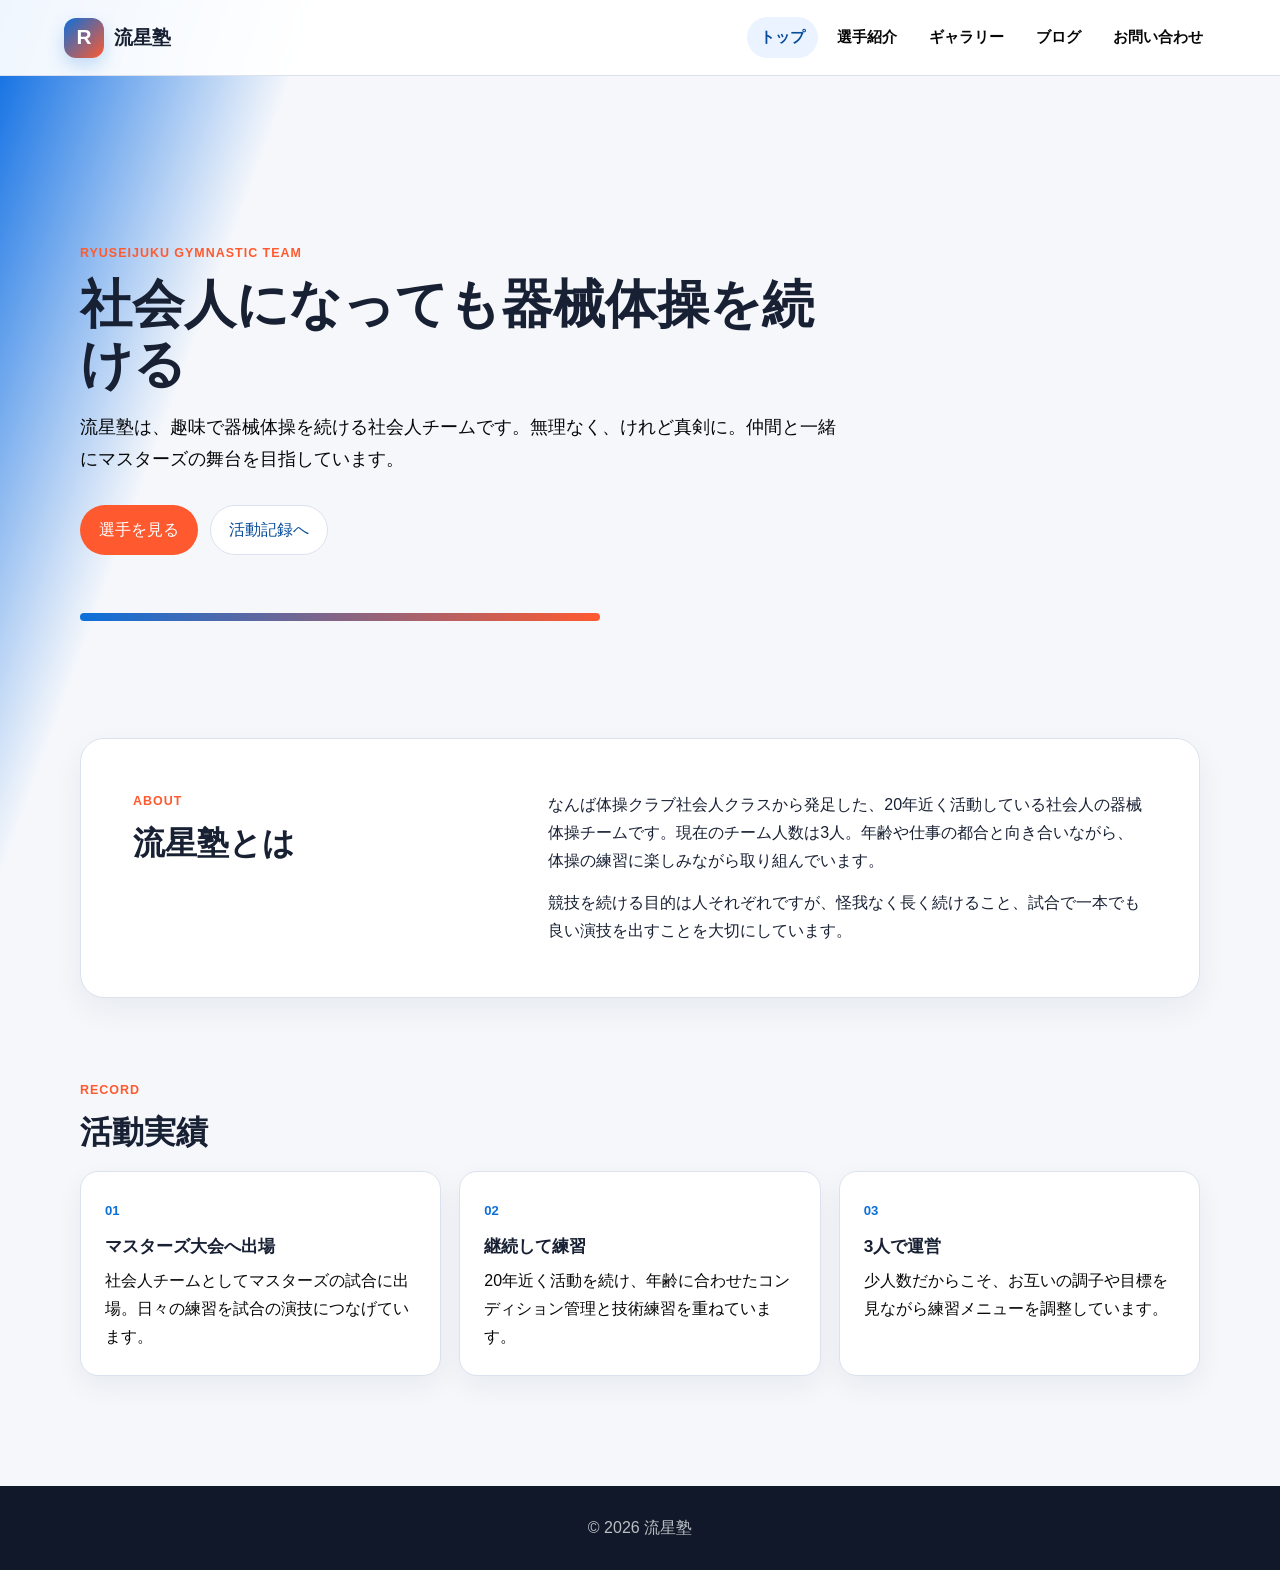
<file: index.html>
<!DOCTYPE html>
<html lang="ja">
<head>
  <meta charset="UTF-8">
  <meta name="viewport" content="width=device-width, initial-scale=1.0">
  <meta name="description" content="流星塾は、なんば体操クラブ社会人クラスから発足した社会人の器械体操チームです。">
  <title>流星塾 | 社会人 Gymnastic Team</title>
  <link rel="stylesheet" href="style.css">
</head>
<body>
  <header class="site-header">
    <a class="logo" href="index.html" aria-label="流星塾 ホーム">
      <span class="logo-mark">R</span>
      <span class="logo-text">流星塾</span>
    </a>
    <button class="nav-toggle" type="button" aria-label="メニューを開く" aria-expanded="false">
      <span></span><span></span><span></span>
    </button>
    <nav class="site-nav" aria-label="メインナビゲーション">
      <a class="active" href="index.html">トップ</a>
      <a href="athletes.html">選手紹介</a>
      <a href="gallery.html">ギャラリー</a>
      <a href="blog.html">ブログ</a>
      <a href="contact.html">お問い合わせ</a>
    </nav>
  </header>

  <main>
    <section class="top-hero">
      <p class="eyebrow">Ryuseijuku Gymnastic Team</p>
      <h1>社会人になっても器械体操を続ける</h1>
      <p class="hero-lead">流星塾は、趣味で器械体操を続ける社会人チームです。無理なく、けれど真剣に。仲間と一緒にマスターズの舞台を目指しています。</p>
      <div class="hero-actions">
        <a class="button primary" href="athletes.html">選手を見る</a>
        <a class="button secondary" href="blog.html">活動記録へ</a>
      </div>
    </section>

    <section class="section intro-band">
      <div class="section-heading">
        <p class="eyebrow">About</p>
        <h2>流星塾とは</h2>
      </div>
      <div class="about-text">
        <p>なんば体操クラブ社会人クラスから発足した、20年近く活動している社会人の器械体操チームです。現在のチーム人数は3人。年齢や仕事の都合と向き合いながら、体操の練習に楽しみながら取り組んでいます。</p>
        <p>競技を続ける目的は人それぞれですが、怪我なく長く続けること、試合で一本でも良い演技を出すことを大切にしています。</p>
      </div>
    </section>

    <section class="section">
      <div class="section-heading compact">
        <p class="eyebrow">Record</p>
        <h2>活動実績</h2>
      </div>
      <div class="record-list">
        <article>
          <span>01</span>
          <h3>マスターズ大会へ出場</h3>
          <p>社会人チームとしてマスターズの試合に出場。日々の練習を試合の演技につなげています。</p>
        </article>
        <article>
          <span>02</span>
          <h3>継続して練習</h3>
          <p>20年近く活動を続け、年齢に合わせたコンディション管理と技術練習を重ねています。</p>
        </article>
        <article>
          <span>03</span>
          <h3>3人で運営</h3>
          <p>少人数だからこそ、お互いの調子や目標を見ながら練習メニューを調整しています。</p>
        </article>
      </div>
    </section>
  </main>

  <footer class="site-footer">
    <p>&copy; 2026 流星塾</p>
  </footer>
  <script src="script.js"></script>
</body>
</html>
</file>
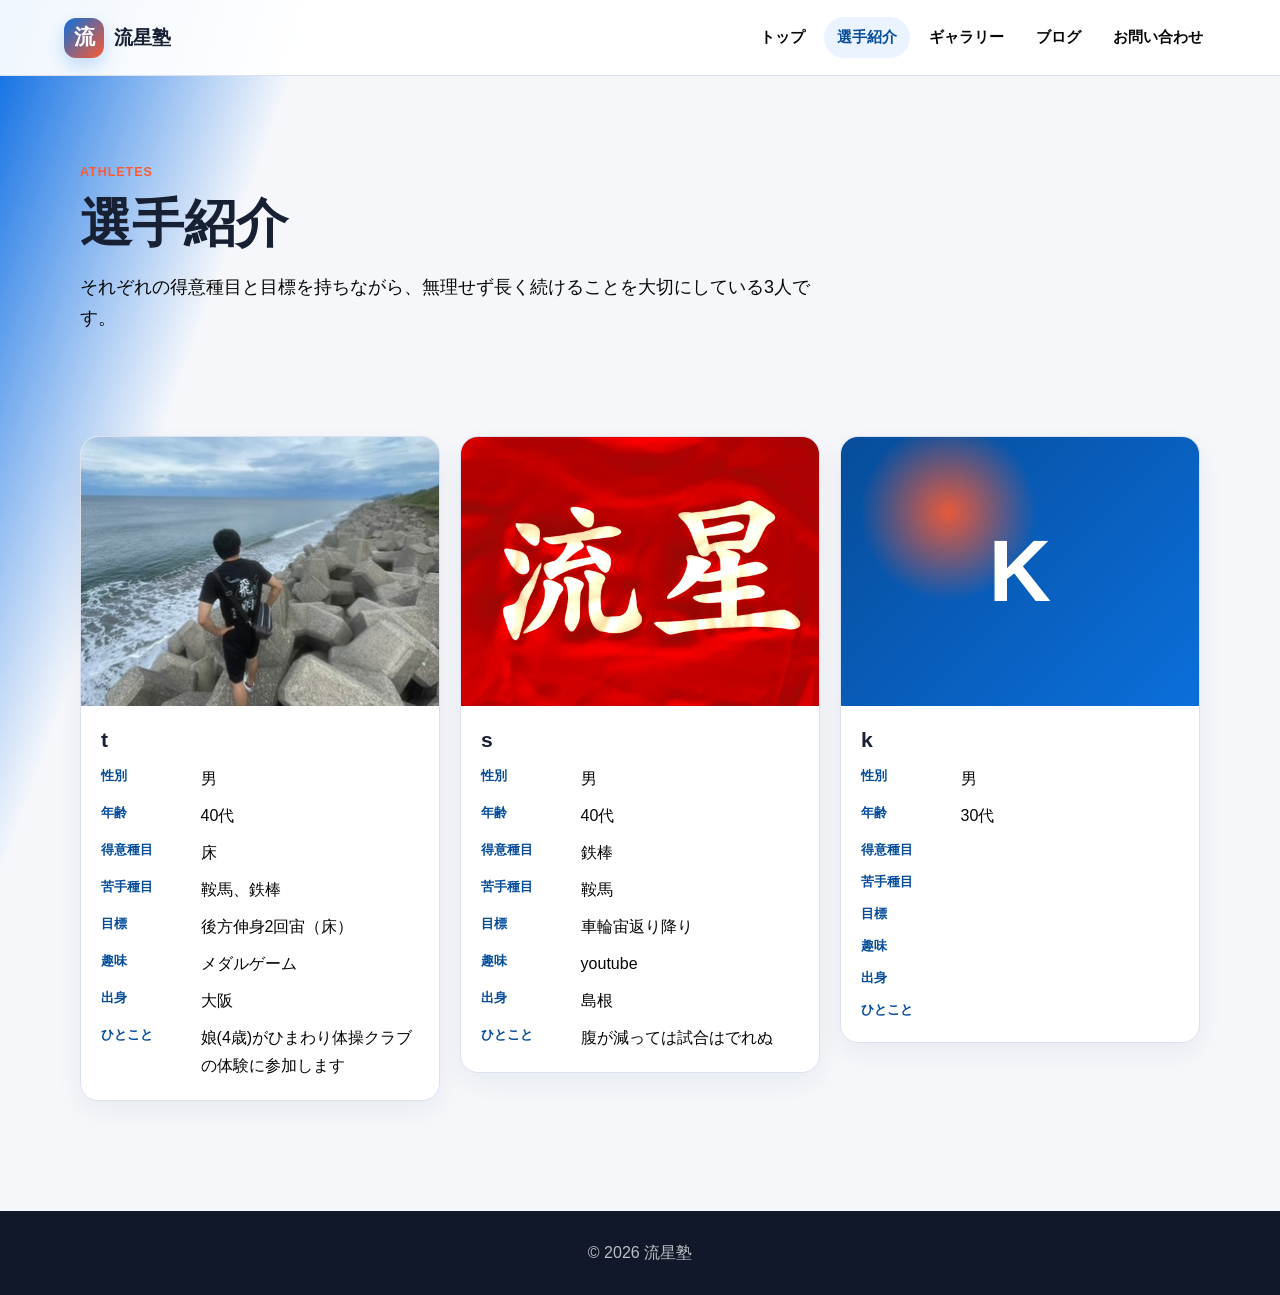
<file: athletes.html>
<!DOCTYPE html>
<html lang="ja">
<head>
  <meta charset="UTF-8">
  <meta name="viewport" content="width=device-width, initial-scale=1.0">
  <meta name="description" content="流星塾の選手紹介ページです。">
  <title>選手紹介 | 流星塾</title>
  <link rel="stylesheet" href="style.css">
</head>
<body>
  <header class="site-header">
    <a class="logo" href="index.html" aria-label="流星塾 ホーム"><span class="logo-mark">流</span><span class="logo-text">流星塾</span></a>
    <button class="nav-toggle" type="button" aria-label="メニューを開く" aria-expanded="false"><span></span><span></span><span></span></button>
    <nav class="site-nav" aria-label="メインナビゲーション">
      <a href="index.html">トップ</a>
      <a class="active" href="athletes.html">選手紹介</a>
      <a href="gallery.html">ギャラリー</a>
      <a href="blog.html">ブログ</a>
      <a href="contact.html">お問い合わせ</a>
    </nav>
  </header>

  <main>
    <section class="page-hero">
      <p class="eyebrow">Athletes</p>
      <h1>選手紹介</h1>
      <p>それぞれの得意種目と目標を持ちながら、無理せず長く続けることを大切にしている3人です。</p>
    </section>

    <section class="section">
      <div class="athlete-grid">
        <article class="profile-card">
          <img src="images/AI_prompt/tg.jpeg" alt="tのプロフィール写真">
          <div class="profile-body">
            <h2>t</h2>
            <dl>
              <div><dt>性別</dt><dd>男</dd></div>
              <div><dt>年齢</dt><dd>40代</dd></div>
              <div><dt>得意種目</dt><dd>床</dd></div>
              <div><dt>苦手種目</dt><dd>鞍馬、鉄棒</dd></div>
              <div><dt>目標</dt><dd>後方伸身2回宙（床）</dd></div>
              <div><dt>趣味</dt><dd>メダルゲーム</dd></div>
              <div><dt>出身</dt><dd>大阪</dd></div>
              <div><dt>ひとこと</dt><dd>娘(4歳)がひまわり体操クラブの体験に参加します</dd></div>
            </dl>
          </div>
        </article>

        <article class="profile-card">
          <img src="images/rj3.png" alt="sのプロフィール写真">
          <div class="profile-body">
            <h2>s</h2>
            <dl>
              <div><dt>性別</dt><dd>男</dd></div>
              <div><dt>年齢</dt><dd>40代</dd></div>
              <div><dt>得意種目</dt><dd>鉄棒</dd></div>
              <div><dt>苦手種目</dt><dd>鞍馬</dd></div>
              <div><dt>目標</dt><dd>車輪宙返り降り</dd></div>
              <div><dt>趣味</dt><dd>youtube</dd></div>
              <div><dt>出身</dt><dd>島根</dd></div>
              <div><dt>ひとこと</dt><dd>腹が減っては試合はでれぬ</dd></div>
            </dl>
          </div>
        </article>

        <article class="profile-card">
          <div class="profile-placeholder" aria-label="画像なし">k</div>
          <div class="profile-body">
            <h2>k</h2>
            <dl>
              <div><dt>性別</dt><dd>男</dd></div>
              <div><dt>年齢</dt><dd>30代</dd></div>
              <div><dt>得意種目</dt><dd></dd></div>
              <div><dt>苦手種目</dt><dd></dd></div>
              <div><dt>目標</dt><dd></dd></div>
              <div><dt>趣味</dt><dd></dd></div>
              <div><dt>出身</dt><dd></dd></div>
              <div><dt>ひとこと</dt><dd></dd></div>
            </dl>
          </div>
        </article>
      </div>
    </section>
  </main>

  <footer class="site-footer"><p>&copy; 2026 流星塾</p></footer>
  <script src="script.js"></script>
</body>
</html>
</file>
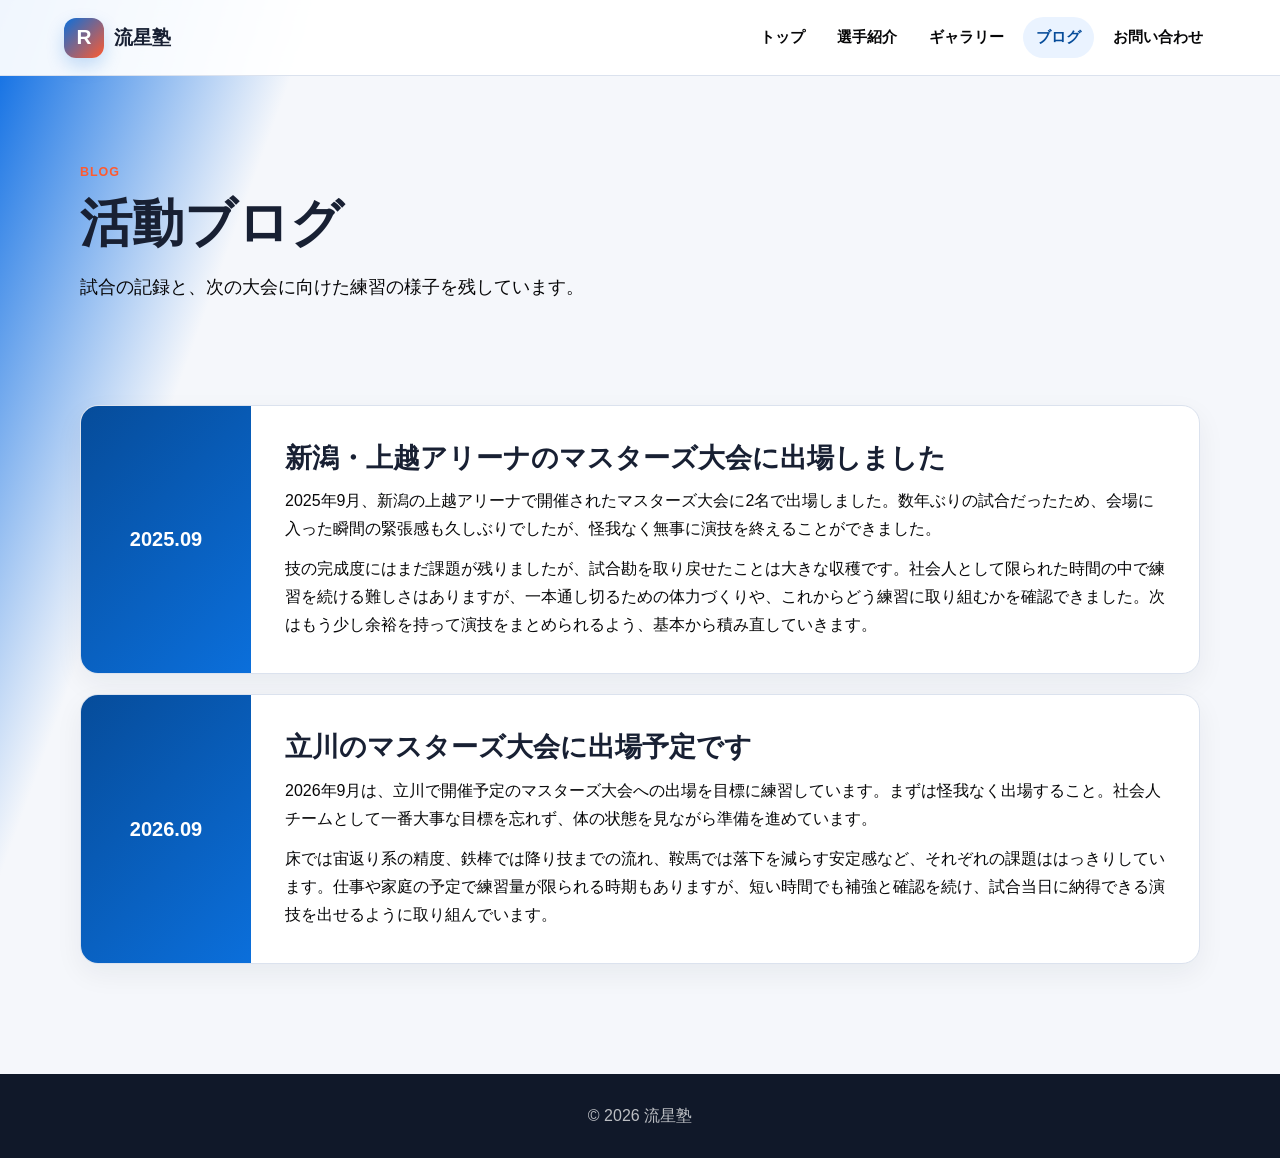
<file: blog.html>
<!DOCTYPE html>
<html lang="ja">
<head>
  <meta charset="UTF-8">
  <meta name="viewport" content="width=device-width, initial-scale=1.0">
  <meta name="description" content="流星塾の活動ブログです。">
  <title>ブログ | 流星塾</title>
  <link rel="stylesheet" href="style.css">
</head>
<body>
  <header class="site-header">
    <a class="logo" href="index.html" aria-label="流星塾 ホーム"><span class="logo-mark">R</span><span class="logo-text">流星塾</span></a>
    <button class="nav-toggle" type="button" aria-label="メニューを開く" aria-expanded="false"><span></span><span></span><span></span></button>
    <nav class="site-nav" aria-label="メインナビゲーション">
      <a href="index.html">トップ</a>
      <a href="athletes.html">選手紹介</a>
      <a href="gallery.html">ギャラリー</a>
      <a class="active" href="blog.html">ブログ</a>
      <a href="contact.html">お問い合わせ</a>
    </nav>
  </header>

  <main>
    <section class="page-hero">
      <p class="eyebrow">Blog</p>
      <h1>活動ブログ</h1>
      <p>試合の記録と、次の大会に向けた練習の様子を残しています。</p>
    </section>

    <section class="section blog-list">
      <article class="blog-card">
        <div class="blog-date">2025.09</div>
        <div class="blog-body">
          <h2>新潟・上越アリーナのマスターズ大会に出場しました</h2>
          <p>2025年9月、新潟の上越アリーナで開催されたマスターズ大会に2名で出場しました。数年ぶりの試合だったため、会場に入った瞬間の緊張感も久しぶりでしたが、怪我なく無事に演技を終えることができました。</p>
          <p>技の完成度にはまだ課題が残りましたが、試合勘を取り戻せたことは大きな収穫です。社会人として限られた時間の中で練習を続ける難しさはありますが、一本通し切るための体力づくりや、これからどう練習に取り組むかを確認できました。次はもう少し余裕を持って演技をまとめられるよう、基本から積み直していきます。</p>
        </div>
      </article>

      <article class="blog-card">
        <div class="blog-date">2026.09</div>
        <div class="blog-body">
          <h2>立川のマスターズ大会に出場予定です</h2>
          <p>2026年9月は、立川で開催予定のマスターズ大会への出場を目標に練習しています。まずは怪我なく出場すること。社会人チームとして一番大事な目標を忘れず、体の状態を見ながら準備を進めています。</p>
          <p>床では宙返り系の精度、鉄棒では降り技までの流れ、鞍馬では落下を減らす安定感など、それぞれの課題ははっきりしています。仕事や家庭の予定で練習量が限られる時期もありますが、短い時間でも補強と確認を続け、試合当日に納得できる演技を出せるように取り組んでいます。</p>
        </div>
      </article>
    </section>
  </main>

  <footer class="site-footer"><p>&copy; 2026 流星塾</p></footer>
  <script src="script.js"></script>
</body>
</html>
</file>
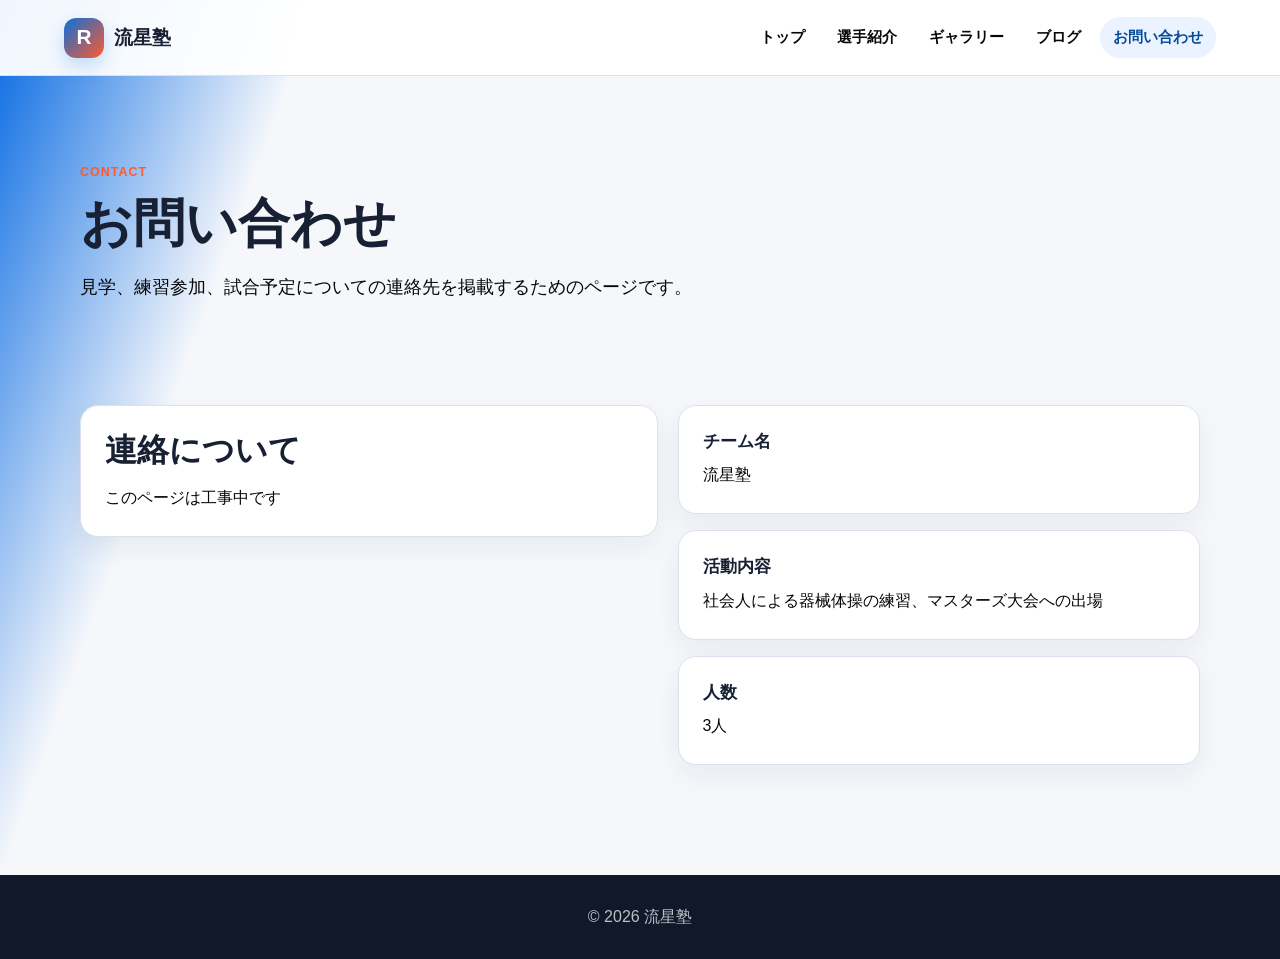
<file: contact.html>
<!DOCTYPE html>
<html lang="ja">
<head>
  <meta charset="UTF-8">
  <meta name="viewport" content="width=device-width, initial-scale=1.0">
  <meta name="description" content="流星塾へのお問い合わせページです。">
  <title>お問い合わせ | 流星塾</title>
  <link rel="stylesheet" href="style.css">
</head>
<body>
  <header class="site-header">
    <a class="logo" href="index.html" aria-label="流星塾 ホーム"><span class="logo-mark">R</span><span class="logo-text">流星塾</span></a>
    <button class="nav-toggle" type="button" aria-label="メニューを開く" aria-expanded="false"><span></span><span></span><span></span></button>
    <nav class="site-nav" aria-label="メインナビゲーション">
      <a href="index.html">トップ</a>
      <a href="athletes.html">選手紹介</a>
      <a href="gallery.html">ギャラリー</a>
      <a href="blog.html">ブログ</a>
      <a class="active" href="contact.html">お問い合わせ</a>
    </nav>
  </header>

  <main>
    <section class="page-hero">
      <p class="eyebrow">Contact</p>
      <h1>お問い合わせ</h1>
      <p>見学、練習参加、試合予定についての連絡先を掲載するためのページです。</p>
    </section>

    <section class="section contact-layout">
      <div class="contact-box">
        <h2>連絡について</h2>
        <p>このページは工事中です</p>
      </div>
      <div class="info-list">
        <article>
          <h3>チーム名</h3>
          <p>流星塾</p>
        </article>
        <article>
          <h3>活動内容</h3>
          <p>社会人による器械体操の練習、マスターズ大会への出場</p>
        </article>
        <article>
          <h3>人数</h3>
          <p>3人</p>
        </article>
      </div>
    </section>
  </main>

  <footer class="site-footer"><p>&copy; 2026 流星塾</p></footer>
  <script src="script.js"></script>
</body>
</html>
</file>
<file: style.css>
:root {
  --bg: #f5f7fb;
  --surface: #ffffff;
  --ink: #182033;
  --muted: #070708;
  --line: #dbe2ee;
  --primary: #0b6fdb;
  --primary-dark: #064c9a;
  --accent: #ff5a2f;
  --soft: #eaf3ff;
  --header-height: 76px;
  --shadow: 0 18px 45px rgba(18, 32, 58, 0.12);
}

* {
  box-sizing: border-box;
}

html {
  scroll-behavior: smooth;
}

body {
  margin: 0;
  color: var(--ink);
  background:
    linear-gradient(110deg, hsl(213, 97%, 45%) 0, var(--bg) 300px),
    var(--bg);
  font-family: -apple-system, BlinkMacSystemFont, "Hiragino Sans", "Yu Gothic", "Yu Gothic Medium", "Meiryo", sans-serif;
  line-height: 1.75;
}

img {
  display: block;
  max-width: 100%;
}

a {
  color: inherit;
  text-decoration: none;
}

button {
  font: inherit;
}

.site-header {
  position: fixed;
  top: 0;
  left: 0;
  z-index: 100;
  width: 100%;
  height: var(--header-height);
  display: flex;
  align-items: center;
  justify-content: space-between;
  padding: 0 clamp(18px, 5vw, 64px);
  background: rgba(255, 255, 255, 0.94);
  border-bottom: 1px solid var(--line);
  backdrop-filter: blur(14px);
}

.logo {
  display: inline-flex;
  align-items: center;
  gap: 10px;
  font-size: 1.18rem;
  font-weight: 900;
}

.logo-mark {
  display: grid;
  place-items: center;
  width: 40px;
  height: 40px;
  color: #fff;
  background: linear-gradient(135deg, var(--primary), var(--accent));
  border-radius: 12px;
  font-size: 1.3rem;
  box-shadow: 0 8px 18px rgba(11, 111, 219, 0.22);
}

.site-nav {
  display: flex;
  align-items: center;
  gap: 6px;
}

.site-nav a {
  padding: 8px 13px;
  border-radius: 999px;
  color: var(--muted);
  font-size: 0.92rem;
  font-weight: 800;
}

.site-nav a:hover,
.site-nav a.active {
  color: var(--primary-dark);
  background: var(--soft);
}

.nav-toggle {
  display: none;
  width: 44px;
  height: 44px;
  padding: 10px;
  border: 1px solid var(--line);
  border-radius: 14px;
  background: var(--surface);
}

.nav-toggle span {
  display: block;
  height: 2px;
  margin: 5px 0;
  background: var(--ink);
}

main {
  padding-top: var(--header-height);
}

.top-hero,
.section,
.page-hero {
  width: min(1120px, calc(100% - 40px));
  margin: 0 auto;
}

.top-hero {
  min-height: calc(82vh - var(--header-height));
  display: flex;
  flex-direction: column;
  justify-content: center;
  padding: clamp(70px, 11vw, 132px) 0 clamp(46px, 8vw, 82px);
}

.top-hero::after {
  content: "";
  width: min(520px, 68vw);
  height: 8px;
  margin-top: clamp(34px, 6vw, 58px);
  background: linear-gradient(90deg, var(--primary), var(--accent));
  border-radius: 999px;
}

.eyebrow {
  margin: 0 0 10px;
  color: var(--accent);
  font-size: 0.78rem;
  font-weight: 900;
  letter-spacing: 0.08em;
  text-transform: uppercase;
}

h1,
h2,
h3,
p {
  overflow-wrap: anywhere;
}

.top-hero h1,
.page-hero h1 {
  max-width: 780px;
  margin: 0;
  font-size: clamp(2rem, 4.4vw, 3.25rem);
  line-height: 1.15;
  letter-spacing: 0;
}

.hero-lead,
.page-hero p:not(.eyebrow) {
  max-width: 760px;
  margin: 18px 0 0;
  color: var(--muted);
  font-size: clamp(1rem, 2vw, 1.12rem);
}

.hero-actions {
  display: flex;
  flex-wrap: wrap;
  gap: 12px;
  margin-top: 30px;
}

.button {
  display: inline-flex;
  align-items: center;
  justify-content: center;
  min-height: 46px;
  padding: 10px 18px;
  border: 1px solid transparent;
  border-radius: 999px;
  font-weight: 500;
}

.button.primary {
  color: #fff;
  background: var(--accent);
}

.button.secondary {
  color: var(--primary-dark);
  background: #fff;
  border-color: var(--line);
}

.section {
  padding: clamp(48px, 7vw, 82px) 0;
}

.page-hero {
  padding: clamp(54px, 8vw, 86px) 0 20px;
}

.section-heading {
  max-width: 680px;
  margin-bottom: 24px;
}

.section-heading.compact {
  margin-bottom: 18px;
}

h2 {
  margin: 0 0 12px;
  font-size: clamp(1.45rem, 2.6vw, 2rem);
  line-height: 1.3;
}

h3 {
  margin: 0 0 8px;
  font-size: 1.08rem;
  line-height: 1.35;
}

.intro-band {
  display: grid;
  grid-template-columns: 0.75fr 1.25fr;
  gap: clamp(22px, 5vw, 56px);
  align-items: start;
  padding: clamp(32px, 5vw, 52px);
  background: var(--surface);
  border: 1px solid var(--line);
  border-radius: 24px;
  box-shadow: 0 12px 32px rgba(18, 32, 58, 0.06);
}

.about-text p {
  margin: 0;
}

.about-text p + p {
  margin-top: 14px;
}

.record-list {
  display: grid;
  grid-template-columns: repeat(3, 1fr);
  gap: 18px;
}

.record-list article,
.profile-card,
.gallery-grid figure,
.blog-card,
.contact-box,
.info-list article {
  background: var(--surface);
  border: 1px solid var(--line);
  border-radius: 18px;
  box-shadow: 0 10px 28px rgba(18, 32, 58, 0.06);
}

.record-list article {
  padding: 24px;
}

.record-list span {
  display: inline-flex;
  margin-bottom: 12px;
  color: var(--primary);
  font-size: 0.82rem;
  font-weight: 900;
}

.record-list p,
.profile-card p,
.blog-card p,
.contact-box p,
.info-list p {
  margin: 0;
  color: var(--muted);
}

.athlete-grid {
  display: grid;
  grid-template-columns: repeat(3, 1fr);
  gap: 20px;
  align-items: start;
}

.profile-card {
  overflow: hidden;
}

.profile-card img,
.profile-placeholder {
  width: 100%;
  aspect-ratio: 4 / 3;
  object-fit: cover;
  background: #d8e2f1;
}

.profile-placeholder {
  display: grid;
  place-items: center;
  color: #fff;
  background:
    radial-gradient(circle at 30% 28%, rgba(255, 90, 47, 0.9), transparent 28%),
    linear-gradient(135deg, var(--primary-dark), var(--primary));
  font-size: clamp(3rem, 10vw, 5.4rem);
  font-weight: 900;
  text-transform: uppercase;
}

.profile-body {
  padding: 20px;
}

.profile-body h2 {
  margin-bottom: 12px;
  font-size: 1.32rem;
}

dl {
  display: grid;
  gap: 9px;
  margin: 0;
}

dl div {
  display: grid;
  grid-template-columns: 5.6em 1fr;
  gap: 10px;
}

dt {
  color: var(--primary-dark);
  font-size: 0.82rem;
  font-weight: 900;
}

dd {
  margin: 0;
  color: var(--muted);
}

.gallery-grid {
  display: grid;
  grid-template-columns: repeat(3, 1fr);
  gap: 18px;
}

.gallery-grid figure {
  margin: 0;
  overflow: hidden;
}

.gallery-button {
  display: block;
  width: 100%;
  padding: 0;
  border: 0;
  background: transparent;
  cursor: zoom-in;
}

.gallery-grid img {
  width: 100%;
  aspect-ratio: 1 / 1;
  object-fit: cover;
  transition: transform 0.24s ease;
}

.gallery-button:hover img {
  transform: scale(1.04);
}

.gallery-grid figcaption {
  padding: 12px 15px;
  font-size: 0.9rem;
  font-weight: 900;
}

.modal {
  position: fixed;
  inset: 0;
  z-index: 200;
  display: none;
  place-items: center;
  padding: 24px;
  background: rgba(10, 20, 38, 0.84);
}

.modal.open {
  display: grid;
}

.modal img {
  max-width: min(980px, 92vw);
  max-height: 84vh;
  border-radius: 18px;
  box-shadow: var(--shadow);
}

.modal-close {
  position: absolute;
  top: 18px;
  right: 18px;
  width: 44px;
  height: 44px;
  border: 1px solid rgba(255, 255, 255, 0.34);
  border-radius: 999px;
  color: #fff;
  background: rgba(255, 255, 255, 0.14);
  cursor: pointer;
  font-size: 1.6rem;
  line-height: 1;
}

.blog-list {
  display: grid;
  gap: 20px;
}

.blog-card {
  display: grid;
  grid-template-columns: 170px 1fr;
  overflow: hidden;
}

.blog-date {
  display: grid;
  place-items: center;
  min-height: 190px;
  color: #fff;
  background: linear-gradient(135deg, var(--primary-dark), var(--primary));
  font-size: 1.25rem;
  font-weight: 900;
}

.blog-body {
  padding: clamp(22px, 4vw, 34px);
}

.blog-body h2 {
  font-size: clamp(1.25rem, 2.3vw, 1.7rem);
}

.blog-body p + p {
  margin-top: 12px;
}

.contact-layout {
  display: grid;
  grid-template-columns: 1.05fr 0.95fr;
  gap: 20px;
  align-items: start;
}

.contact-box,
.info-list article {
  padding: 24px;
}

.info-list {
  display: grid;
  gap: 16px;
}

.site-footer {
  margin-top: 28px;
  padding: 28px 20px;
  color: rgba(255, 255, 255, 0.72);
  text-align: center;
  background: #101829;
}

.site-footer p {
  margin: 0;
}

@media (max-width: 900px) {
  :root {
    --header-height: 68px;
  }

  .site-header {
    height: var(--header-height);
  }

  .nav-toggle {
    display: block;
  }

  .site-nav {
    position: fixed;
    top: var(--header-height);
    left: 0;
    width: 100%;
    display: none;
    flex-direction: column;
    align-items: stretch;
    gap: 0;
    padding: 12px 20px 20px;
    background: rgba(255, 255, 255, 0.98);
    border-bottom: 1px solid var(--line);
  }

  .site-nav.open {
    display: flex;
  }

  .site-nav a {
    padding: 13px 12px;
  }

  .intro-band,
  .record-list,
  .athlete-grid,
  .contact-layout {
    grid-template-columns: 1fr;
  }

  .gallery-grid {
    grid-template-columns: repeat(2, 1fr);
  }

  .blog-card {
    grid-template-columns: 1fr;
  }

  .blog-date {
    min-height: auto;
    justify-content: start;
    padding: 16px 22px;
  }
}

@media (max-width: 560px) {
  .top-hero,
  .section,
  .page-hero {
    width: min(100% - 28px, 1120px);
  }

  .logo-text {
    font-size: 1.04rem;
  }

  .top-hero {
    min-height: auto;
  }

  .hero-actions,
  .button {
    width: 100%;
  }

  .intro-band,
  .record-list article,
  .profile-body,
  .contact-box,
  .info-list article {
    padding: 20px;
  }

  .gallery-grid {
    grid-template-columns: 1fr;
  }

  dl div {
    grid-template-columns: 1fr;
    gap: 2px;
  }
}
</file>
